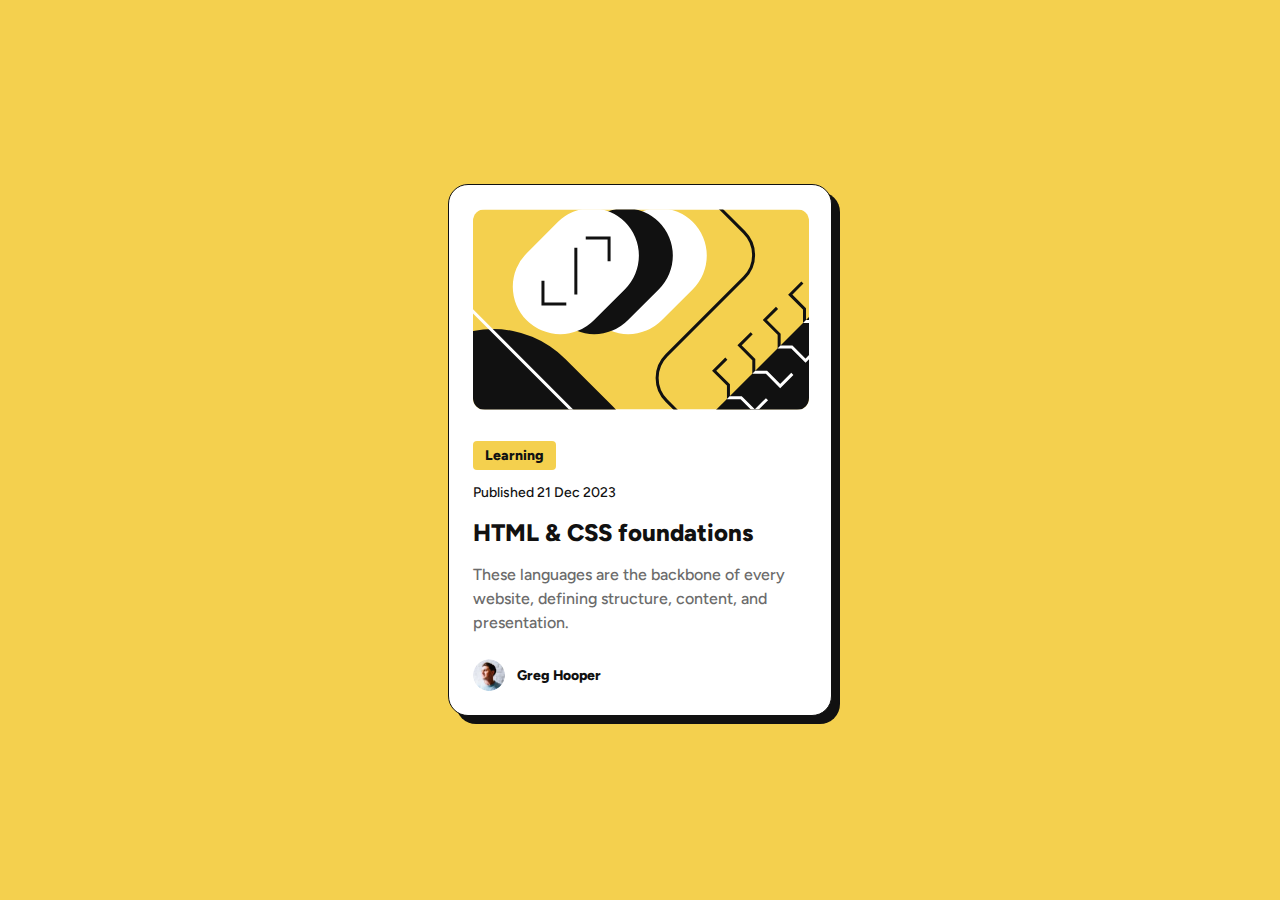
<file: blog-preview-card/index.html>
<!DOCTYPE html>
<html lang="en">
<head>
  <meta charset="UTF-8">
  <meta name="viewport" content="width=device-width, initial-scale=1.0"> <!-- displays site properly based on user's device -->
  <link rel="icon" type="image/png" sizes="32x32" href="./assets/images/favicon-32x32.png">
  <link rel="stylesheet" href="styles.css">
  <title>Frontend Mentor | Blog preview card</title>
</head>
<body>
  <main class="container">
    <a href="#">
      <div class="card">
        <img
          class="card-img"
          src="./assets/images/illustration-article.svg"
          width="336"
          height="201"
          alt="HTML & CSS Foundations"
        />
        <div class="card-category">Learning</div>
        <div class="card-date">Published 21 Dec 2023</div>
        <div class="card-title">HTML & CSS foundations</div>
        <div class="card-description">
          These languages are the backbone of every website, defining structure,
          content, and presentation.
        </div>
        <div class="card-author">
          <img
            class="card-author-img"
            src="./assets/images/image-avatar.webp"
            width="32"
            height="32"
            alt="Greg Hooper"
          />
          <span>Greg Hooper</span>
        </div>
      </div>
    </a>
  </main>
</body>
</html>
</file>
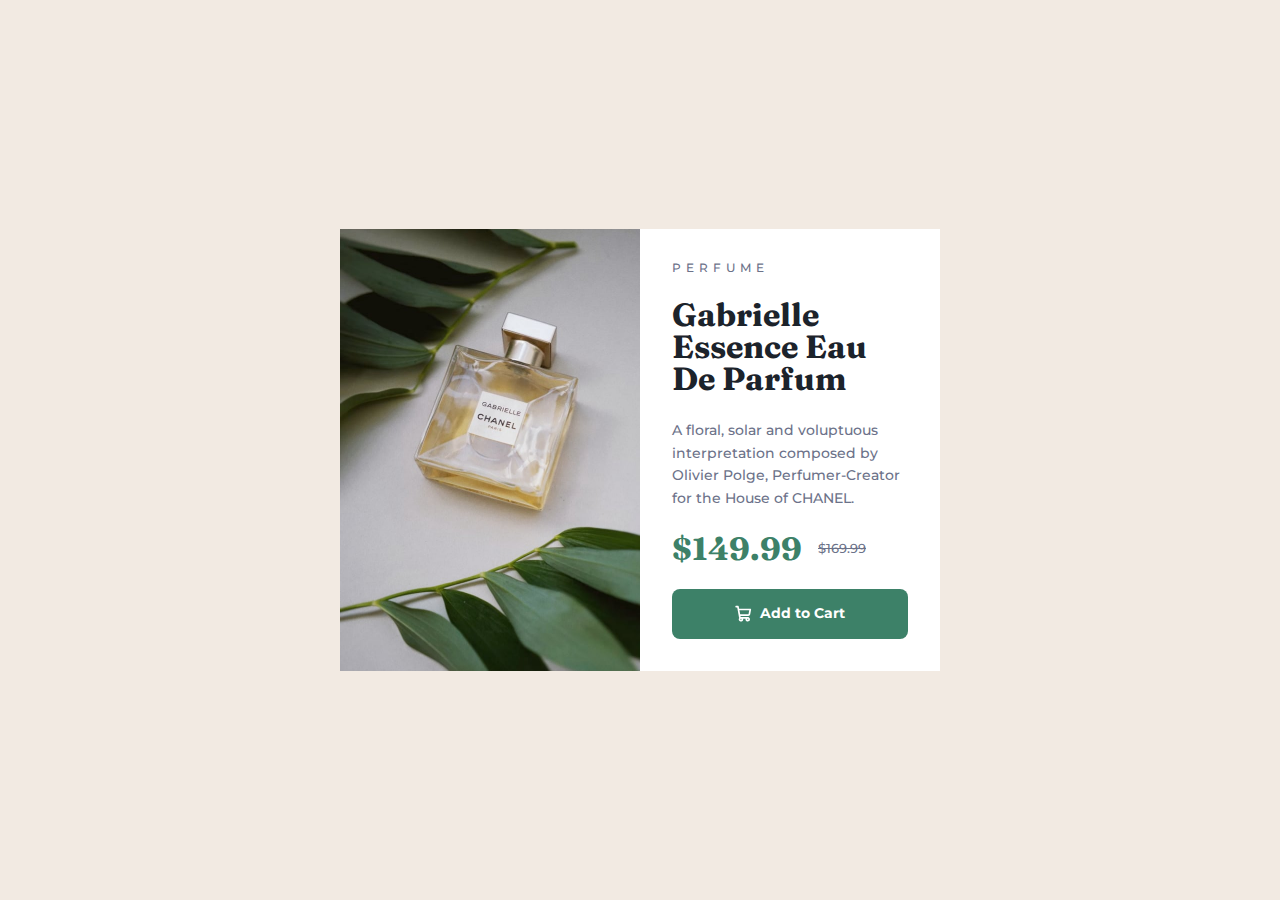
<file: product-preview-card/index.html>
<!DOCTYPE html>
<html lang="en">
<head>
  <meta charset="UTF-8">
  <meta name="viewport" content="width=device-width, initial-scale=1.0">
  <link rel="icon" type="image/png" sizes="32x32" href="./images/favicon-32x32.png">
  <title>Frontend Mentor | Product preview card component</title>
  <link rel="stylesheet" href="./styles.css">
  <link rel="preload" href="./assets/fonts/fraunces-v35-latin-700.woff2" as="font" type="font/woff2" crossorigin>
  <link rel="preload" href="./assets/fonts/montserrat-v29-latin-500.woff2" as="font" type="font/woff2" crossorigin>
  <link rel="preload" href="./assets/fonts/montserrat-v29-latin-700.woff2" as="font" type="font/woff2" crossorigin>
</head>
<body>
<main class="container">
  <div class="card">
    <div class="product-img"></div>
    <div class="card-body">
      <div class="text-preset-4 pb-300">Perfume</div>

      <h1 class="text-preset-1 pb-300">Gabrielle Essence Eau De Parfum</h1>

      <p class="text-preset-3 pb-300">
        A floral, solar and voluptuous interpretation composed by Olivier Polge,
        Perfumer-Creator for the House of CHANEL.
      </p>
      
      <div class="card-price-section pb-300">
        <div class="text-preset-1 text-green-500">$149.99</div>
        <div class="text-preset-5">$169.99</div>
      </div>

      <button class="btn text-preset-2">
        <img
          src="./assets/images/cart.svg"
          width="170"
          height="170"
          alt="Cart"
        />
        Add to Cart
      </button>
      </div>
    </div>
  </div>
</main>
</body>
</html>
</file>
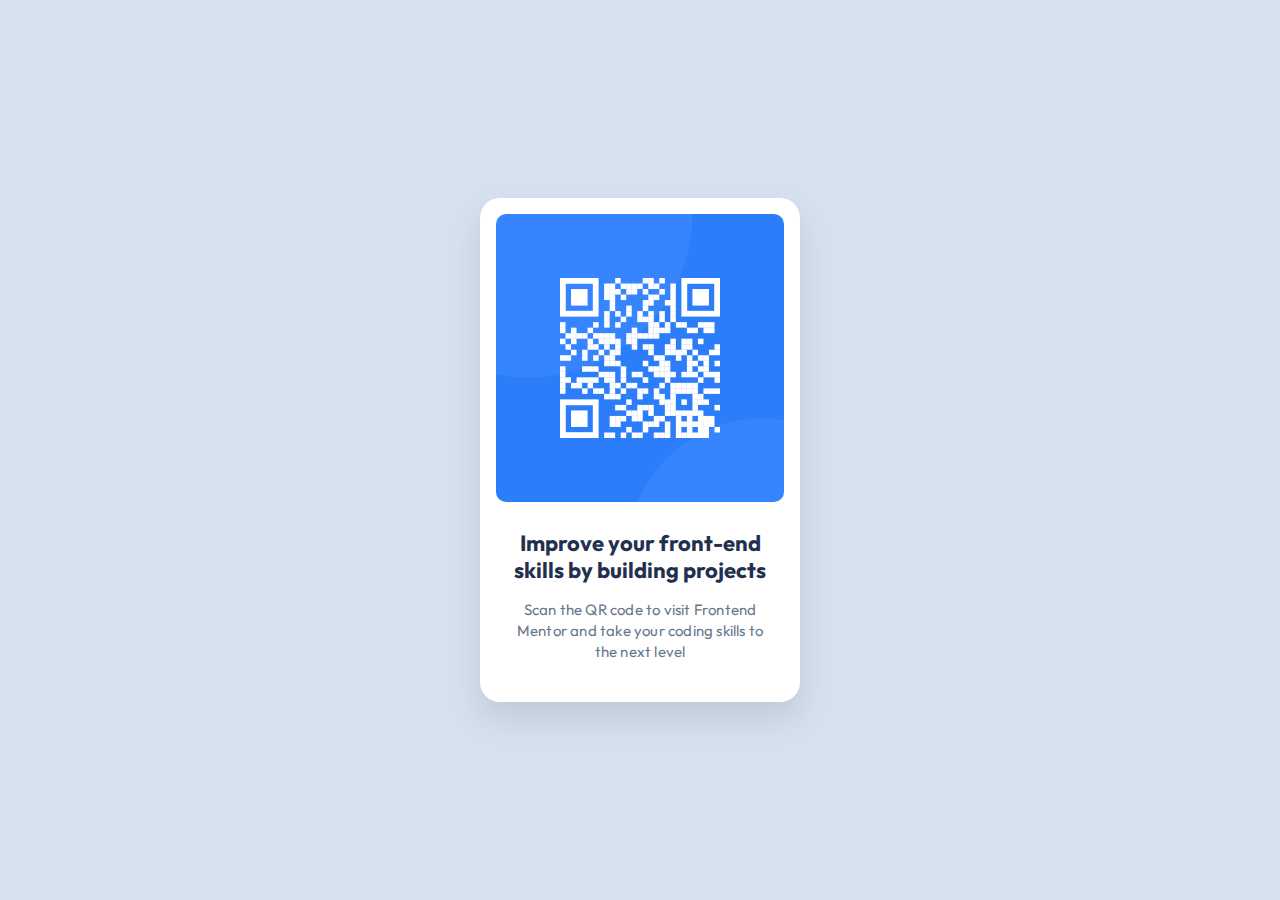
<file: qr-code-component/index.html>
<!DOCTYPE html>
<html lang="en">
<head>
  <meta charset="UTF-8">
  <meta name="viewport" content="width=device-width, initial-scale=1.0">
  <link rel="stylesheet" href="./styles.css">
  <title>Frontend Mentor | QR code component</title>
  <link rel="icon" type="image/png" sizes="32x32" href="./assets/favicon-32x32.png">
</head>
<body>
  <main class="container">
    <div class="card">
      <a href="https://www.frontendmentor.io/" target="_blank">
        <img
          class="card__qr-image"
          src="./assets/image-qr-code.png"
          alt="QR Code"
          width="576"
          height="576"
        >
      </a>
      <p class="card__text card__text--lead">
        Improve your front-end skills by building projects
      </p>
      <p class="card__text">
        Scan the QR code to visit Frontend Mentor and take your coding skills
        to the next level
      </p>
    </div>
  </main>
</body>
</html>
</file>
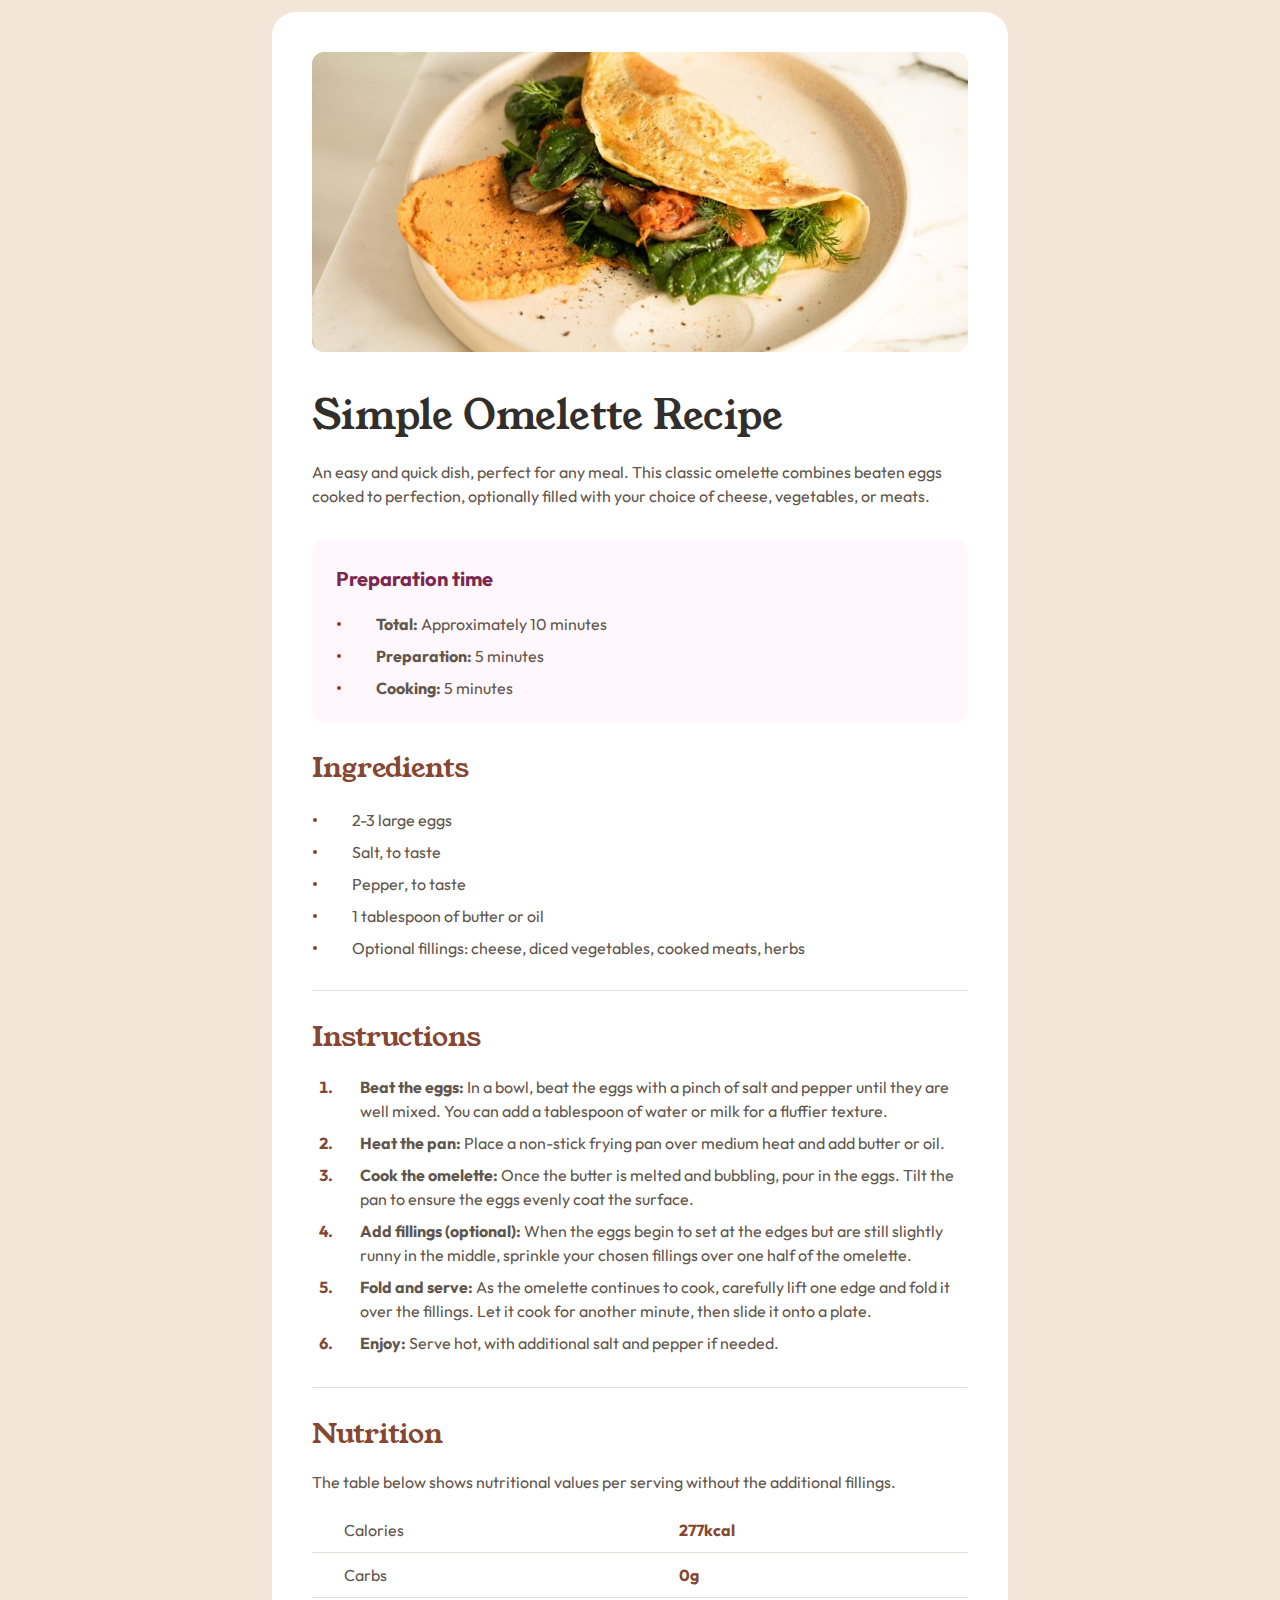
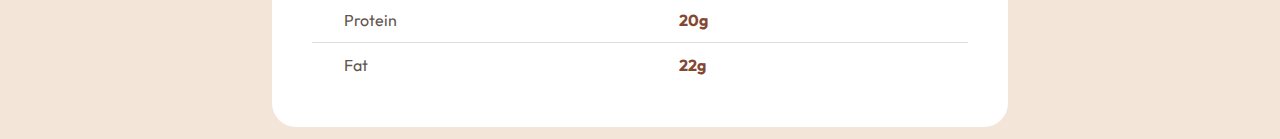
<file: recipe-page/index.html>
<!DOCTYPE html>
<html lang="en">
<head>
  <meta charset="UTF-8">
  <meta name="viewport" content="width=device-width, initial-scale=1.0">
  <link rel="icon" type="image/png" sizes="32x32" href="./assets/images/favicon-32x32.png">
  <title>Frontend Mentor | Recipe page</title>
  <link rel="stylesheet" href="styles.css">
</head>
<body>
<main class="container">
  <div class="card">
    <img
      class="recipe-img"
      src="./assets/images/image-omelette.jpeg"
      width="1312"
      height="600"
      alt="Omelette"
    />

    <h1 class="recipe-title">Simple Omelette Recipe</h1>

    <p class="recipe-description">
      An easy and quick dish, perfect for any meal. This classic omelette
      combines beaten eggs cooked to perfection, optionally filled with your
      choice of cheese, vegetables, or meats.
    </p>

    <section class="prep-time">
      <h2>Preparation time</h2>
      <ul>
        <li><span><b>Total:</b> Approximately 10 minutes</span></li>
        <li><span><b>Preparation:</b> 5 minutes</span></li>
        <li><span><b>Cooking:</b> 5 minutes</span></li>
      </ul>
    </section>

    <section class="recipe-section">
    <h2>Ingredients</h2>
    <ul>
      <li><span>2-3 large eggs</span></li>
      <li><span>Salt, to taste</span></li>
      <li><span>Pepper, to taste</span></li>
      <li><span>1 tablespoon of butter or oil</span></li>
      <li><span>Optional fillings: cheese, diced vegetables, cooked meats, herbs</span></li>
    </ul>
    </section>

    <section class="recipe-section">
      <h2>Instructions</h2>

      <ol>
        <li><span>
          <b>Beat the eggs:</b> In a bowl, beat the eggs with a pinch of salt
          and pepper until they are well mixed. You can add a tablespoon of
          water or milk for a fluffier texture.
        </span></li>

        <li><span>
          <b>Heat the pan:</b> Place a non-stick frying pan over medium heat and
          add butter or oil.
        </span></li>

        <li><span>
          <b>Cook the omelette:</b> Once the butter is melted and bubbling, pour
          in the eggs. Tilt the pan to ensure the eggs evenly coat the surface.
        </span></li>

        <li><span>
          <b>Add fillings (optional):</b> When the eggs begin to set at the
          edges but are still slightly runny in the middle, sprinkle your chosen
          fillings over one half of the omelette.
        </span></li>

        <li><span>
          <b>Fold and serve:</b> As the omelette continues to cook, carefully
          lift one edge and fold it over the fillings. Let it cook for another
          minute, then slide it onto a plate.
        </span></li>

        <li><span>
          <b>Enjoy:</b> Serve hot, with additional salt and pepper if needed.
        </span></li>
      </ol>
    </section>

    <section class="recipe-section">
      <h2>Nutrition</h2>

      <p>
        The table below shows nutritional values per serving without the
        additional fillings.
      </p>

      <table>
        <tbody>
          <tr>
            <th span="row">Calories</th>
            <td>277kcal</td>
          </tr>

          <tr>
            <th span="row">Carbs</th>
            <td>0g</td>
          </tr>

          <tr>
            <th span="row">Protein</th>
            <td>20g</td>
          </tr>

          <tr>
            <th span="row">Fat</th>
            <td>22g</td>
          </tr>
        </tbody>
      </table>

    </section>
  </div>
</main>
</body>
</html>
</file>
<file: blog-preview-card/styles.css>
@font-face {
  font-display: swap;
  font-family: 'Figtree';
  font-style: normal;
  font-weight: 500;
  src: url('./assets/fonts/figtree-v7-latin-500.woff2') format('woff2');
}

@font-face {
  font-display: swap;
  font-family: 'Figtree';
  font-style: normal;
  font-weight: 800;
  src: url('./assets/fonts/figtree-v7-latin-800.woff2') format('woff2');
}

:root {
  --yellow: #f4d04e;
  --gray-950: #111;
  --gray-500: #6b6b6b;
  --white: #fff;

  --space-50: .25rem;
  --space-100: .5rem;
  --space-150: .75rem;
  --space-300: 1.5rem;

  --fw-medium: 500;
  --fw-extrabold: 800;
}

html {
  box-sizing: border-box;
}
*, *:before, *:after {
  box-sizing: inherit;
}

.container {
  position: fixed;
  inset: 0;
  background-color: var(--yellow);
  display: flex;
  align-items: center;
  justify-content: center;
}

a {
  text-decoration: none;
  line-height: 0;
}

.card {
  background-color: var(--white);
  font-family: 'Figtree', arial, sans-serif;
  padding: var(--space-300);
  width: 24rem;
  border: 1px solid var(--gray-950);
  border-radius: 1.25rem;
  box-shadow: .5rem .5rem 0 var(--gray-950);
  line-height: 1.5;
}

.card-img {
  border-radius: var(--space-150);
  margin-bottom: var(--space-300);
}

.card-category {
  display: inline-block;
  background-color: var(--yellow);
  color: var(--gray-950);
  font-weight: var(--fw-extrabold);
  font-size: .875rem;
  padding: var(--space-50) var(--space-150);
  border-radius: var(--space-50);
  margin-bottom: var(--space-150);
}

.card-date {
  color: var(--gray-950);
  font-weight: var(--fw-medium);
  font-size: .875rem;
  margin-bottom: var(--space-150);
}

.card-title {
  color: var(--gray-950);
  font-weight: var(--fw-extrabold);
  font-size: 1.5rem;
  margin-bottom: var(--space-150);
}
a:hover .card-title {
  color: var(--yellow);
}

.card-description {
  color: var(--gray-500);
  font-weight: var(--fw-medium);
  font-size: 1rem;
  margin-bottom: var(--space-300);
}

.card-author {
  display: flex;
  align-items: center;
  gap: var(--space-150);
  color: var(--gray-950);
  font-weight: var(--fw-extrabold);
  font-size: .875rem;
}

.card-author-img {
  border-radius: 99px;
}
</file>
<file: product-preview-card/styles.css>
@font-face {
  font-display: swap;
  font-family: 'Fraunces';
  font-style: normal;
  font-weight: 700;
  src: url('./assets/fonts/fraunces-v35-latin-700.woff2') format('woff2');
}

@font-face {
  font-display: swap;
  font-family: 'Montserrat';
  font-style: normal;
  font-weight: 500;
  src: url('./assets/fonts/montserrat-v29-latin-500.woff2') format('woff2');
}

@font-face {
  font-display: swap;
  font-family: 'Montserrat';
  font-style: normal;
  font-weight: 700;
  src: url('./assets/fonts/montserrat-v29-latin-700.woff2') format('woff2');
}


:root {
  --black: #1c232b;
  --grey: #6c7289;
  --cream: #f2eae2;
  --white: #fff;
  --green-500: #3d8168;
  --green-700: #1a4032;

  --space-50: .25rem;
  --space-100: .5rem;
  --space-200: 1rem;
  --space-300: 1.5rem;
  --space-400: 2rem;
  --space-500: 2.5rem;
}

.text-preset-1 {
  color: var(--black);
  font-family: "Fraunces", serif;
  font-weight: 700;
  font-size: 2rem;
  line-height: 1;
  margin: 0;
}

.text-preset-2 {
  color: var(--black);
  font-family: "Montserrat", arial, sans-serif;
  font-weight: 700;
  font-size: .875rem;
  line-height: 1.1;
  margin: 0;
}

.text-preset-3 {
  color: var(--grey);
  font-family: "Montserrat", arial, sans-serif;
  font-weight: 500;
  font-size: .875rem;
  line-height: 1.6;
  margin: 0;
}

.text-preset-4 {
  color: var(--grey);
  font-family: "Montserrat", arial, sans-serif;
  font-weight: 500;
  font-size: .75rem;
  line-height: 1.2;
  letter-spacing: 5px;
  text-transform: uppercase;
  margin: 0;
}

.text-preset-5 {
  color: var(--grey);
  font-family: "Montserrat", arial, sans-serif;
  font-weight: 500;
  font-size: .8125rem;
  line-height: 1.2;
  text-decoration: line-through;
  margin: 0;
}

html {
  box-sizing: border-box;
}
*, *:before, *:after {
  box-sizing: inherit;
}

body {
  background-color: var(--stone-100);
  margin: 0;
}

.container {
  position: fixed;
  inset: 0;
  background: var(--cream);
  display: flex;
  align-items: center;
  justify-content: center;
  padding: var(--space-100);
}

.card {
  background-color: var(--white);
  width: 350px;
  display: flex;
  flex-direction: column;
}
@media(min-width: 36rem) {
  .card {
    flex-direction: row;
    width: 600px;
  }
}

.product-img {
  width: 100%;
  height: 342px;
  background: url("./assets/images/image-product-mobile.jpg") center center/cover;
}
@media(min-width: 36rem) {
  .product-img {
    width: 300px;
    height: auto;
    background: url("./assets/images/image-product-desktop.jpg") center center/cover;
    flex-shrink: 0;
  }
}

.card-body {
  padding: var(--space-400);
}

.card-price-section {
  display: flex;
  align-items: center;
  gap: var(--space-200);
}

.btn {
  display: flex;
  align-items: center;
  justify-content: center;
  gap: var(--space-100);
  width: 100%;
  height: 50px;
  background-color: var(--green-500);
  color: var(--white);
  border: none;
  border-radius: .5rem;
  cursor: pointer;
}
.btn > img {
  height: 1.25em;
  width: auto;
  margin-top: -1px;
}

.btn:hover {
  background-color: var(--green-700);
}

/* Utilities */
.pb-300 {
  padding-bottom: var(--space-300);
}

.text-green-500 {
  color: var(--green-500);
}
</file>
<file: qr-code-component/styles.css>
@font-face {
  font-display: swap;
  font-family: 'Outfit';
  font-style: normal;
  font-weight: 400;
  src: url('./assets/outfit-v11-latin-regular.woff2') format('woff2');
}

@font-face {
  font-display: swap;
  font-family: 'Outfit';
  font-style: normal;
  font-weight: 700;
  src: url('./assets/outfit-v11-latin-700.woff2') format('woff2');
}

:root {
  --slate-300: #d5e1ef;
  --slate-500: #68778d;
  --slate-900: #1f314f;
  --white: #fff;

  --space-200: 1rem;
  --space-300: 1.5rem;
  --space-500: 2.5rem;
}

.container {
  position: fixed;
  inset: 0;
  background-color: var(--slate-300);
  display: flex;
  align-items: center;
  justify-content: center;
}

.card {
  background-color: var(--white);
  text-align: center;
  padding: var(--space-200) var(--space-200) var(--space-500);
  width: 18rem;
  border-radius: 1.25rem;
  box-shadow: 0 1rem 2rem rgba(0, 0, 0, .1);
}

.card__qr-image {
  width: 100%;
  height: auto;
  border-radius: .625rem;
  margin-bottom: var(--space-300);
}

.card__text {
  font-family: "Outfit", sans-serif;
  font-optical-sizing: auto;
  font-weight: 400;
  color: var(--slate-500);
  font-size: 15px;
  line-height: 1.4;
  letter-spacing: .2px;
  padding: 0 var(--space-200);
  margin: 0 0 var(--space-300);
}

.card__text:last-child {
  margin: 0;
}

.card__text.card__text--lead {
  font-weight: 700;
  color: var(--slate-900);
  font-size: 22px;
  line-height: 1.2;
  letter-spacing: 0;
  margin: 0 0 var(--space-200);
}
</file>
<file: recipe-page/styles.css>
@font-face {
  font-display: swap;
  font-family: 'Young Serif';
  font-style: normal;
  font-weight: 400;
  src: url('./assets/fonts/young-serif-v2-latin-regular.woff2') format('woff2');
}

@font-face {
  font-display: swap;
  font-family: 'Outfit';
  font-style: normal;
  font-weight: 400;
  src: url('./assets/fonts/outfit-v11-latin-regular.woff2') format('woff2');
}

@font-face {
  font-display: swap;
  font-family: 'Outfit';
  font-style: normal;
  font-weight: 600;
  src: url('./assets/fonts/outfit-v11-latin-600.woff2') format('woff2');
}

@font-face {
  font-display: swap;
  font-family: 'Outfit';
  font-style: normal;
  font-weight: 700;
  src: url('./assets/fonts/outfit-v11-latin-700.woff2') format('woff2');
}

:root {
  --rose-50: #fff7fb;
  --rose-800: #7a284e;
  --stone-100: #f3e5d7;
  --stone-150: #e3ddd7;
  --stone-600: #5f564d;
  --stone-900: #312e2c;
  --brown-800: #854632;
  --white: #fff;

  --space-100: .5rem;
  --space-150: .75rem;
  --space-200: 1rem;
  --space-300: 1.5rem;
  --space-400: 2rem;
  --space-500: 2.5rem;
  --space-600: 3rem;
  --space-1600: 8rem;
}

html {
  box-sizing: border-box;
}
*, *:before, *:after {
  box-sizing: inherit;
}

body {
  background-color: var(--stone-100);
  margin: 0;
}
@media(min-width: 576px) {
  body {
    margin: var(--space-150);
  }
}

.container {
  min-height: 100vh;
  display: flex;
  align-items: center;
}

.card {
  background-color: var(--white);
  width: min(100%, 46rem);
  padding: var(--space-400);
  margin: 0 auto;
}
@media(min-width: 576px) {
  .card {
    padding: var(--space-500);
    border-radius: var(--space-300);
  }
}

.recipe-img {
  width: calc(100% + 64px);
  height: 171px;
  margin-left: -2rem;
  margin-top: -2rem;
  object-fit: cover;
  margin-bottom: var(--space-500);
}
@media(min-width: 576px) {
  .recipe-img {
    width: 100%;
    height: 300px;
    margin-left: 0;
    margin-top: 0;
    border-radius: var(--space-150);
  }
}

.recipe-title {
  color: var(--stone-900);
  font-family: "Young Serif", serif;
  font-weight: 400;
  font-size: 2.5rem;
  line-height: 1;
  margin-top: 0;
  margin-bottom: var(--space-300);
}

.recipe-description {
  color: var(--stone-600);
  font-family: "Outfit", arial, sans-serif;
  font-weight: 400;
  line-height: 1.5;
  margin-top: 0;
  margin-bottom: var(--space-400);
}

.prep-time {
  background-color: var(--rose-50);
  color: var(--stone-600);
  font-family: "Outfit", arial, sans-serif;
  padding: var(--space-300);
  border-radius: var(--space-150);
}

.prep-time > h2 {
  color: var(--rose-800);
  font-size: 1.25rem;
  line-height: 1.5;
  margin-top: 0;
  margin-bottom: var(--space-200);
}

.prep-time > ul {
  padding-left: var(--space-200);
}

.recipe-section {
  color: var(--stone-600);
  font-family: "Outfit", arial, sans-serif;
  padding-top: var(--space-400);
  padding-bottom: var(--space-400);
  border-bottom: 1px solid var(--stone-150);
}
.recipe-section:last-of-type {
  padding-bottom: 0;
  border: 0;
}

.recipe-section > h2 {
  color: var(--brown-800);
  font-family: "Young Serif", serif;
  font-weight: 400;
  font-size: 1.75rem;
  line-height: 1;
  margin-top: 0;
  margin-bottom: var(--space-300);
}

.recipe-section > ul {
  padding-left: var(--space-200);
  padding-right: var(--space-200);
}
.recipe-section > ol {
  padding-left: var(--space-300);
  padding-right: var(--space-300);
}

ul, ol {
  line-height: 1.5;
  margin: 0;
}

li {
  margin-bottom: var(--space-100);
}
li:last-child { margin-bottom: 0; }
li::marker {
  color: var(--brown-800);
  position: relative;
}
ul > li::marker {
  font-size: .75rem;
  top: -2px;
}
ol > li::marker {
  font-size: 1rem;
  font-weight: 700;
}
li > span {
  font-size: 1rem;
  position: relative;
  left: 1.5rem;
}
ul > li > span {
  top: 2px;
}

table {
  width: 100%;
  text-align: left;
  font-family: "Outfit", arial, sans-serif;
  border-collapse: collapse;
}

table th {
  color: var(--stone-600);
  font-weight: 400;
}

table td {
  color: var(--brown-800);
  font-weight: 700;
}

table th, table td {
  border-bottom: 1px solid var(--stone-150);
  padding-left: var(--space-400);
  padding-top: var(--space-150);
  padding-bottom: var(--space-150);
}

table tr:last-child > th, table tr:last-child > td {
  border: 0;
}
</file>
